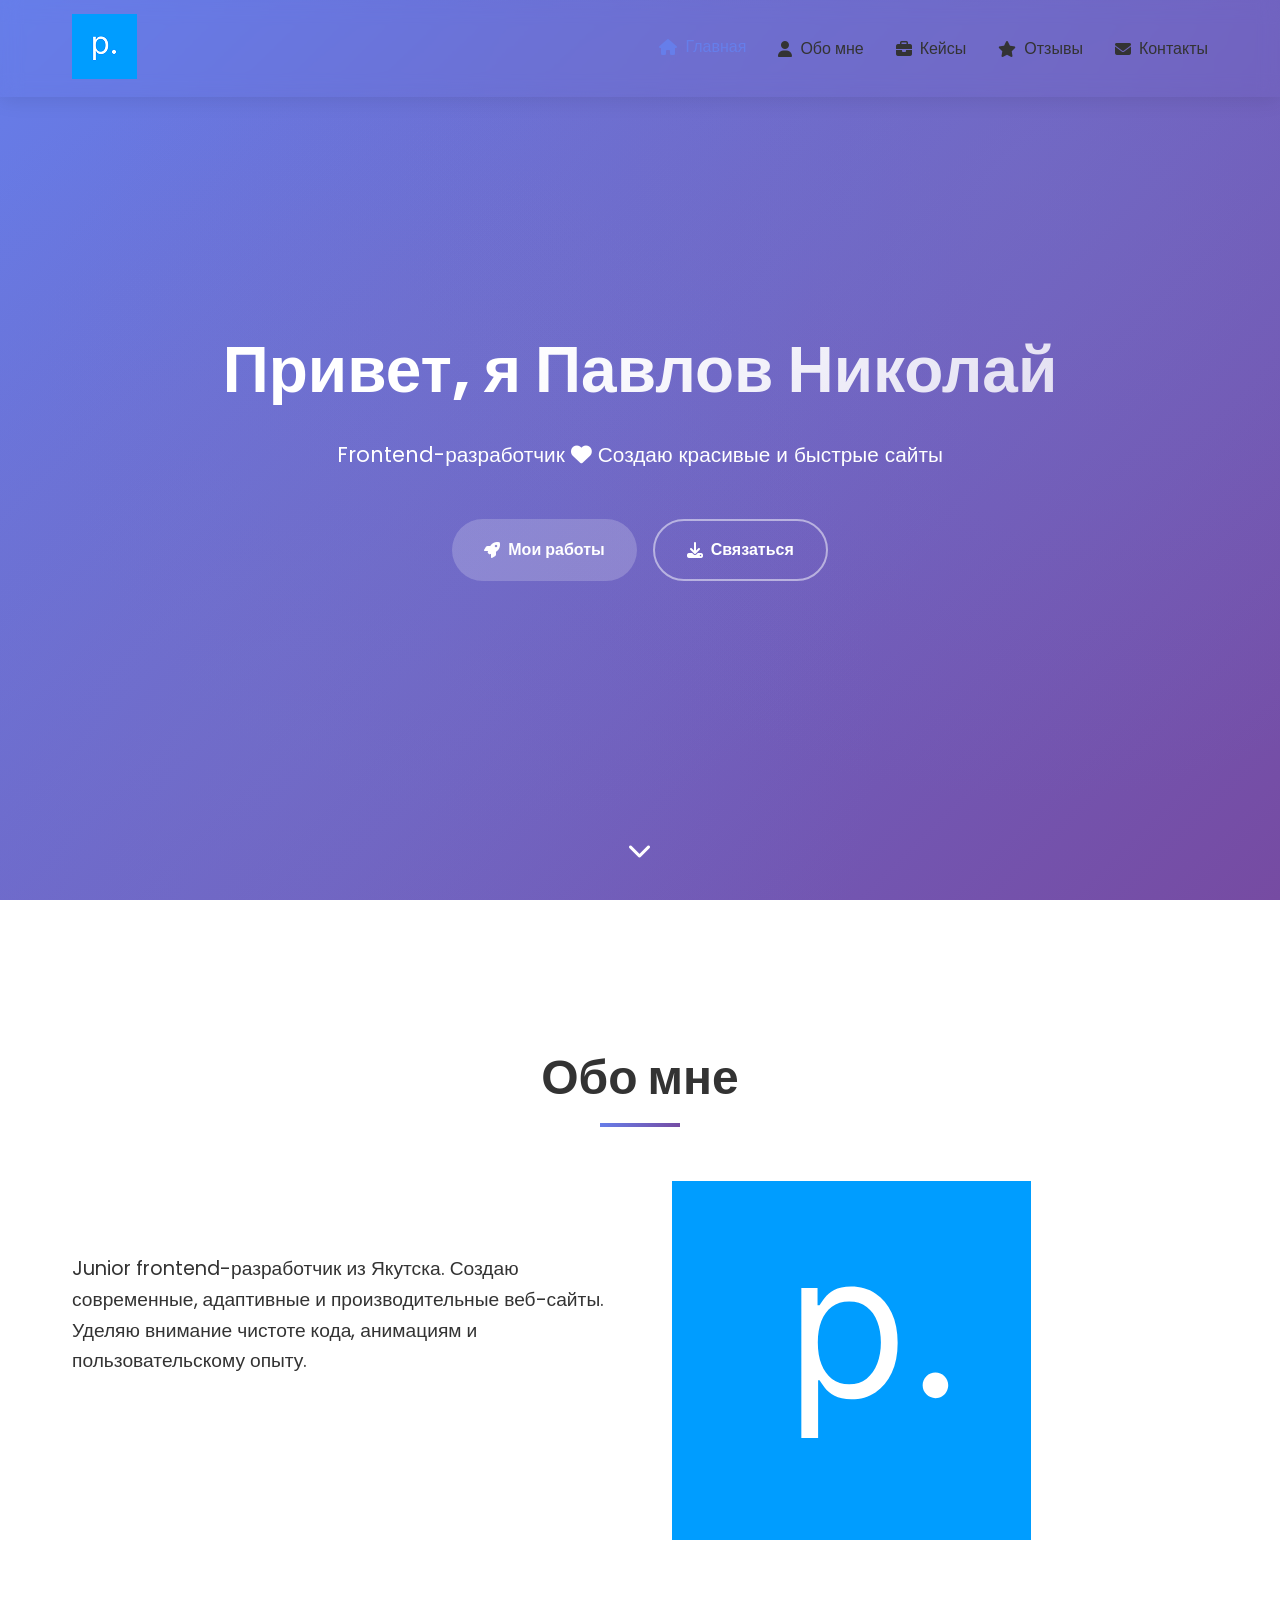
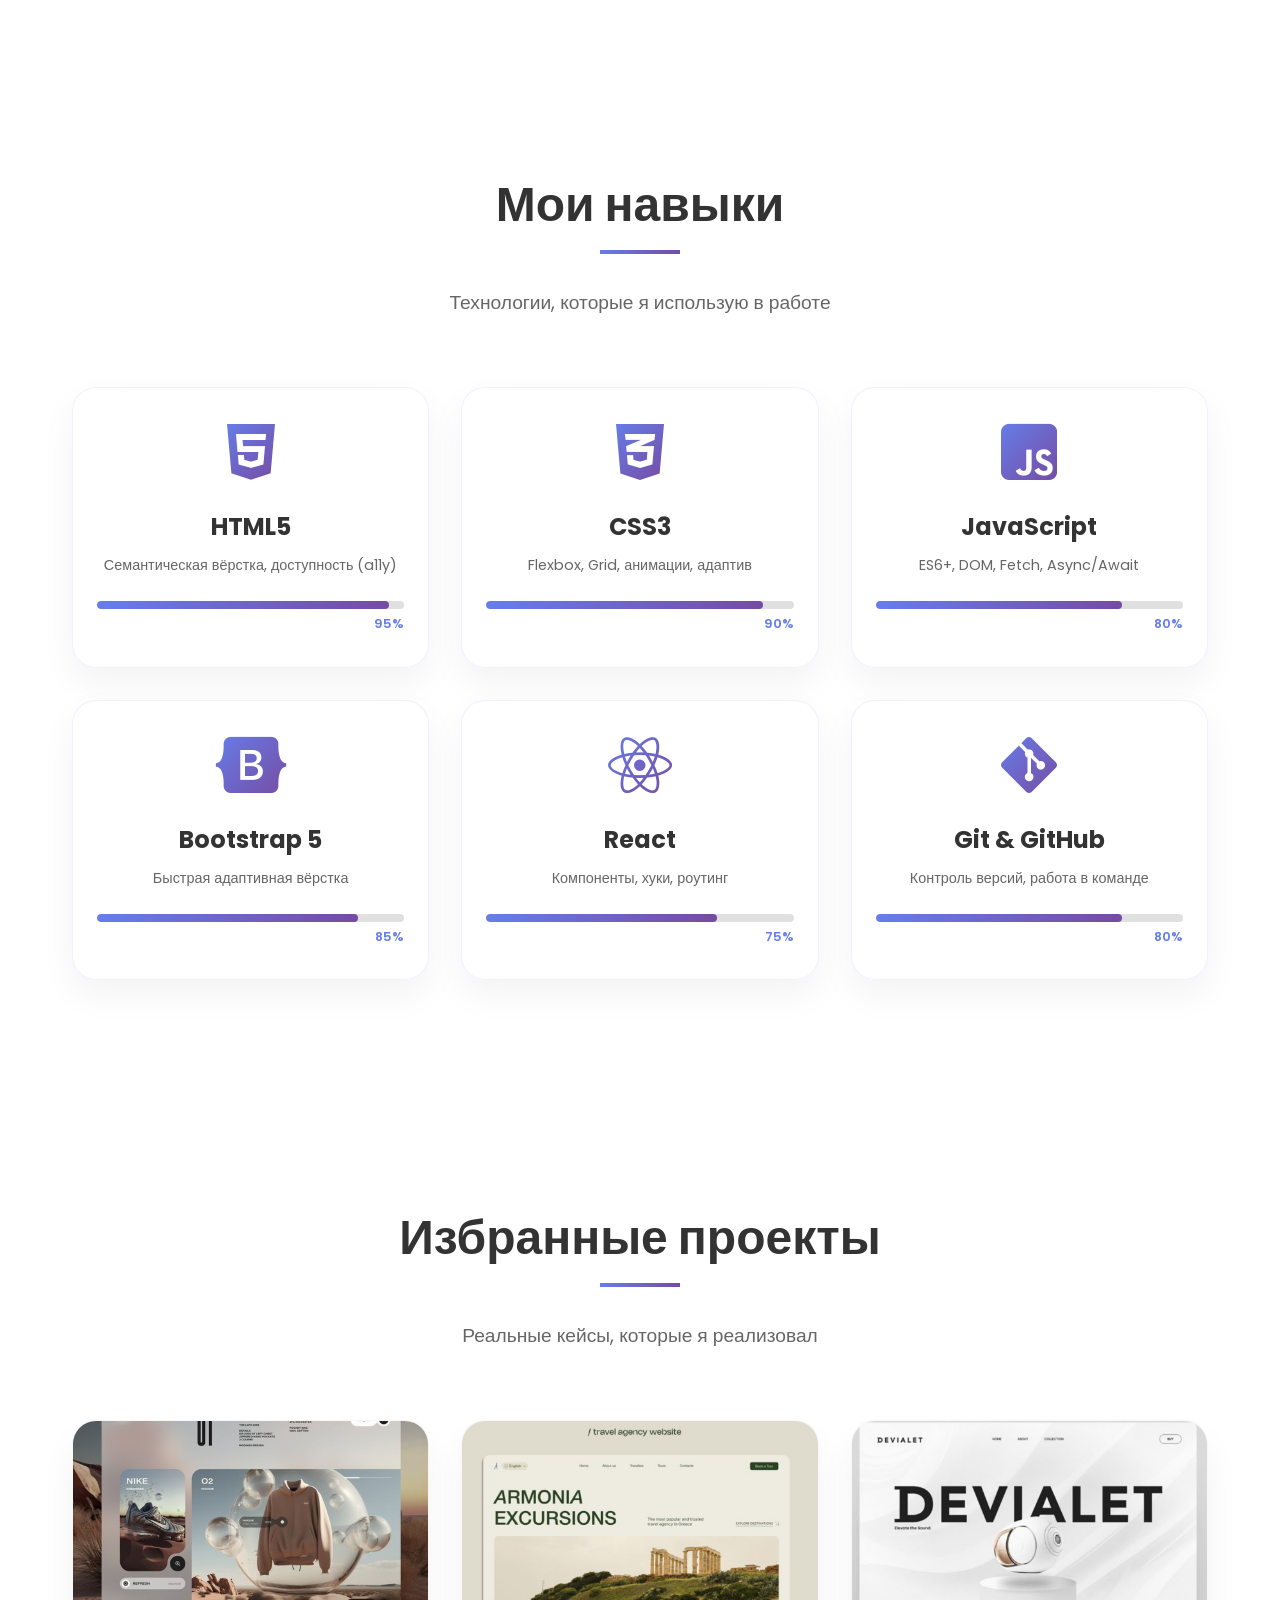
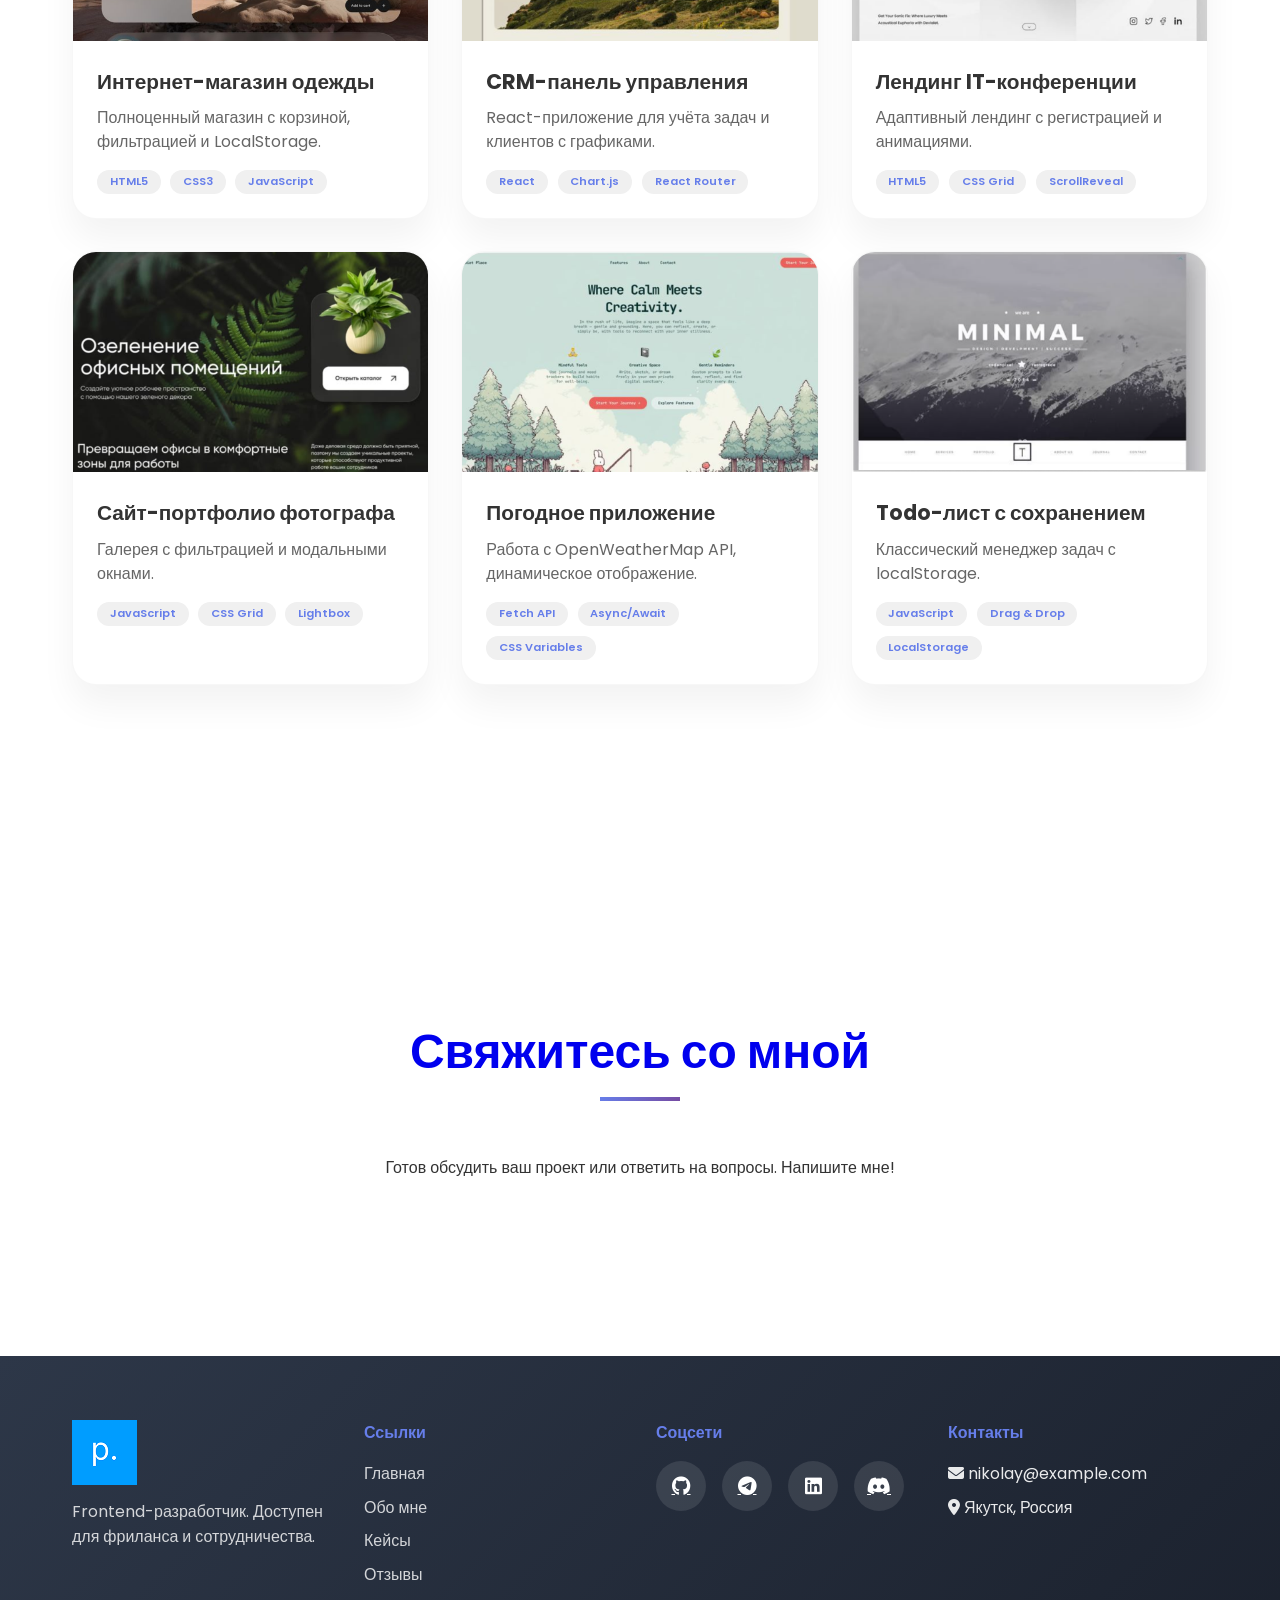
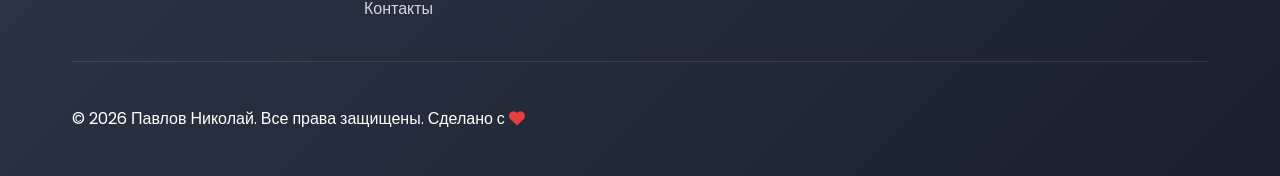
<file: index.html>
<!DOCTYPE html>
<html lang="ru">
<head>
    <meta charset="UTF-8">
    <meta name="viewport" content="width=device-width, initial-scale=1.0">
    <title>Павлов Николай | Веб-разработчик — портфолио</title>
    <link rel="stylesheet" href="https://fonts.googleapis.com/css2?family=Poppins:wght@300;400;600;700&display=swap">
    <link rel="stylesheet" href="https://cdnjs.cloudflare.com/ajax/libs/font-awesome/6.4.0/css/all.min.css">
    <link rel="stylesheet" href="style.css">
</head>
<body>
    <div id="loader"><div class="spinner"></div></div>

    <header>
        <nav>
           <a href="index.html" class="logo">
    <img src="Logo.png" alt="Логотип">
           </a>
            <ul>
                <li><a href="index.html" class="active"><i class="fas fa-home"></i> Главная</a></li>
                <li><a href="about.html"><i class="fas fa-user"></i> Обо мне</a></li>
                <li><a href="cases.html"><i class="fas fa-briefcase"></i> Кейсы</a></li>
                <li><a href="reviews.html"><i class="fas fa-star"></i> Отзывы</a></li>
                <li><a href="contact.html"><i class="fas fa-envelope"></i> Контакты</a></li>
            </ul>
            <div class="hamburger"><span></span><span></span><span></span></div>
        </nav>
    </header>

    <main>
        <section id="hero">
            <div class="particles"></div>
            <div class="hero-content">
                <h1><span class="typing"></span> <span class="gradient-text">Павлов Николай</span></h1>
                <p class="subtitle">Frontend-разработчик <i class="fas fa-heart"></i> Создаю красивые и быстрые сайты</p>
                <div class="hero-buttons">
                    <a href="cases.html" class="btn btn-primary"><i class="fas fa-rocket"></i> Мои работы</a>
                    <a href="contact.html" class="btn btn-secondary"><i class="fas fa-download"></i> Связаться</a>
                </div>
            </div>
            <div class="scroll-indicator"><i class="fas fa-chevron-down"></i></div>
        </section>

        <section id="about" class="page-section">
            <div class="container">
                <h2 class="section-title">Обо мне</h2>
                <div class="about-content">
                    <div class="about-text">
                        <p>Junior frontend-разработчик из Якутска. Создаю современные, адаптивные и производительные веб-сайты. 
                            Уделяю внимание чистоте кода, анимациям и пользовательскому опыту.</p>
                        <a href="about.html" class="btn btn-primary" style="margin-top: 1rem; display: inline-block;">Подробнее <i class="fas fa-arrow-right"></i></a>
                    </div>
                    	<div class="about-image">
    				<img src="facelogo.svg" alt="Павлов Николай" class="about-photo">
			</div>
                </div>
            </div>
        </section>

        <section id="skills" class="page-section">
            <div class="container">
                <h2 class="section-title">Мои навыки</h2>
                <p class="section-subtitle">Технологии, которые я использую в работе</p>
                <div class="skills-grid">
                    <div class="skill-card" data-skill="95">
                        <div class="skill-icon"><i class="fab fa-html5"></i></div>
                        <h3>HTML5</h3>
                        <p>Семантическая вёрстка, доступность (a11y)</p>
                        <div class="skill-bar"><div class="skill-progress"></div></div>
                        <span class="skill-percent">95%</span>
                    </div>
                    <div class="skill-card" data-skill="90">
                        <div class="skill-icon"><i class="fab fa-css3-alt"></i></div>
                        <h3>CSS3</h3>
                        <p>Flexbox, Grid, анимации, адаптив</p>
                        <div class="skill-bar"><div class="skill-progress"></div></div>
                        <span class="skill-percent">90%</span>
                    </div>
                    <div class="skill-card" data-skill="80">
                        <div class="skill-icon"><i class="fab fa-js-square"></i></div>
                        <h3>JavaScript</h3>
                        <p>ES6+, DOM, Fetch, Async/Await</p>
                        <div class="skill-bar"><div class="skill-progress"></div></div>
                        <span class="skill-percent">80%</span>
                    </div>
                    <div class="skill-card" data-skill="85">
                        <div class="skill-icon"><i class="fab fa-bootstrap"></i></div>
                        <h3>Bootstrap 5</h3>
                        <p>Быстрая адаптивная вёрстка</p>
                        <div class="skill-bar"><div class="skill-progress"></div></div>
                        <span class="skill-percent">85%</span>
                    </div>
                    <div class="skill-card" data-skill="75">
                        <div class="skill-icon"><i class="fab fa-react"></i></div>
                        <h3>React</h3>
                        <p>Компоненты, хуки, роутинг</p>
                        <div class="skill-bar"><div class="skill-progress"></div></div>
                        <span class="skill-percent">75%</span>
                    </div>
                    <div class="skill-card" data-skill="80">
                        <div class="skill-icon"><i class="fab fa-git-alt"></i></div>
                        <h3>Git & GitHub</h3>
                        <p>Контроль версий, работа в команде</p>
                        <div class="skill-bar"><div class="skill-progress"></div></div>
                        <span class="skill-percent">80%</span>
                    </div>
                </div>
            </div>
        </section>

        <section id="projects" class="page-section">
            <div class="container">
                <h2 class="section-title">Избранные проекты</h2>
                <p class="section-subtitle">Реальные кейсы, которые я реализовал</p>
                <div class="projects-grid">
                    <div class="project-card">
                        <div class="project-image">
                            <img src="stcok1.png" alt="Интернет-магазин">
                            <div class="project-overlay">
                                <div class="project-links">
                                    <a href="#" class="link"><i class="fab fa-github"></i></a>
                                    <a href="#" class="link"><i class="fas fa-external-link-alt"></i></a>
                                </div>
                            </div>
                        </div>
                        <div class="project-info">
                            <h3>Интернет-магазин одежды</h3>
                            <p>Полноценный магазин с корзиной, фильтрацией и LocalStorage.</p>
                            <div class="project-tech"><span>HTML5</span><span>CSS3</span><span>JavaScript</span></div>
                        </div>
                    </div>
                    <div class="project-card">
                        <div class="project-image">
                            <img src="stcok2.png" alt="CRM панель">
                            <div class="project-overlay">
                                <div class="project-links">
                                    <a href="#" class="link"><i class="fas fa-external-link-alt"></i></a>
                                    <a href="#" class="link"><i class="fab fa-github"></i></a>
                                </div>
                            </div>
                        </div>
                        <div class="project-info">
                            <h3>CRM-панель управления</h3>
                            <p>React-приложение для учёта задач и клиентов с графиками.</p>
                            <div class="project-tech"><span>React</span><span>Chart.js</span><span>React Router</span></div>
                        </div>
                    </div>
                    <div class="project-card">
                        <div class="project-image">
                            <img src="stcok3.png" alt="Лендинг">
                            <div class="project-overlay">
                                <div class="project-links">
                                    <a href="#" class="link"><i class="fab fa-github"></i></a>
                                    <a href="#" class="link"><i class="fas fa-external-link-alt"></i></a>
                                </div>
                            </div>
                        </div>
                        <div class="project-info">
                            <h3>Лендинг IT-конференции</h3>
                            <p>Адаптивный лендинг с регистрацией и анимациями.</p>
                            <div class="project-tech"><span>HTML5</span><span>CSS Grid</span><span>ScrollReveal</span></div>
                        </div>
                    </div>
                    <div class="project-card">
                        <div class="project-image">
                            <img src="stcok4.png" alt="Портфолио фотографа">
                            <div class="project-overlay">
                                <div class="project-links">
                                    <a href="#" class="link"><i class="fab fa-github"></i></a>
                                    <a href="#" class="link"><i class="fas fa-external-link-alt"></i></a>
                                </div>
                            </div>
                        </div>
                        <div class="project-info">
                            <h3>Сайт-портфолио фотографа</h3>
                            <p>Галерея с фильтрацией и модальными окнами.</p>
                            <div class="project-tech"><span>JavaScript</span><span>CSS Grid</span><span>Lightbox</span></div>
                        </div>
                    </div>
                    <div class="project-card">
                        <div class="project-image">
                            <img src="stcok5.png" alt="Погодное приложение">
                            <div class="project-overlay">
                                <div class="project-links">
                                    <a href="#" class="link"><i class="fab fa-github"></i></a>
                                    <a href="#" class="link"><i class="fas fa-external-link-alt"></i></a>
                                </div>
                            </div>
                        </div>
                        <div class="project-info">
                            <h3>Погодное приложение</h3>
                            <p>Работа с OpenWeatherMap API, динамическое отображение.</p>
                            <div class="project-tech"><span>Fetch API</span><span>Async/Await</span><span>CSS Variables</span></div>
                        </div>
                    </div>
                    <div class="project-card">
                        <div class="project-image">
                            <img src="stcok6.png" alt="Todo лист">
                            <div class="project-overlay">
                                <div class="project-links">
                                    <a href="#" class="link"><i class="fab fa-github"></i></a>
                                    <a href="#" class="link"><i class="fas fa-external-link-alt"></i></a>
                                </div>
                            </div>
                        </div>
                        <div class="project-info">
                            <h3>Todo-лист с сохранением</h3>
                            <p>Классический менеджер задач с localStorage.</p>
                            <div class="project-tech"><span>JavaScript</span><span>Drag & Drop</span><span>LocalStorage</span></div>
                        </div>
                    </div>
                </div>
                <div class="projects-cta">
                    <a href="cases.html" class="btn btn-primary">Смотреть все проекты <i class="fas fa-arrow-right"></i></a>
                    <!-- ДОПОЛНИТЕЛЬНАЯ КНОПКА НА КОНТАКТЫ -->
                    <a href="contact.html" class="btn btn-secondary" style="margin-left: 1rem;"><i class="fas fa-envelope"></i> Написать мне</a>
                </div>
            </div>
        </section>

        <section id="contact" class="page-section">
            <div class="container">
                <a href="contact.html" style="text-decoration: none; display: block;">
                <h2 class="section-title">Свяжитесь со мной</h2>
                </a>
                <div style="max-width: 600px; margin: 0 auto; text-align: center;">
                    <p style="margin-bottom: 2rem;">Готов обсудить ваш проект или ответить на вопросы. Напишите мне!</p>
                    <a href="contact.html" class="btn btn-primary btn-large"><i class="fas fa-paper-plane"></i> Перейти в контакты</a>
                </div>
            </div>
        </section>
    </main>

    <footer id="footer">
        <div class="container">
            <div class="footer-content">
                <div class="footer-brand">
                     <a href="index.html" class="logo">
    <img src="Logo.png" alt="Логотип">
           </a>
                    <p>Frontend-разработчик. Доступен для фриланса и сотрудничества.</p>
                </div>
                <div class="footer-links">
                    <h4>Ссылки</h4>
                    <ul>
                        <li><a href="index.html">Главная</a></li>
                        <li><a href="about.html">Обо мне</a></li>
                        <li><a href="cases.html">Кейсы</a></li>
                        <li><a href="reviews.html">Отзывы</a></li>
                        <li><a href="contact.html">Контакты</a></li>
                    </ul>
                </div>
                <div class="footer-social">
                    <h4>Соцсети</h4>
                    <div class="social-links">
                        <a href="#"><i class="fab fa-github"></i></a>
                        <a href="#"><i class="fab fa-telegram"></i></a>
                        <a href="#"><i class="fab fa-linkedin"></i></a>
                        <a href="#"><i class="fab fa-discord"></i></a>
                    </div>
                </div>
                <div class="footer-contact">
                    <h4>Контакты</h4>
                    <p><i class="fas fa-envelope"></i> nikolay@example.com</p>
                    <p><i class="fas fa-map-marker-alt"></i> Якутск, Россия</p>
                </div>
            </div>
            <div class="footer-bottom">
                <p>&copy; 2026 Павлов Николай. Все права защищены. Сделано с <i class="fas fa-heart" style="color: #e53e3e;"></i></p>
                <button id="backToTop" class="btn-backtotop"><i class="fas fa-arrow-up"></i></button>
            </div>
        </div>
    </footer>

    <script src="script.js"></script>
</body>
</html>
</file>
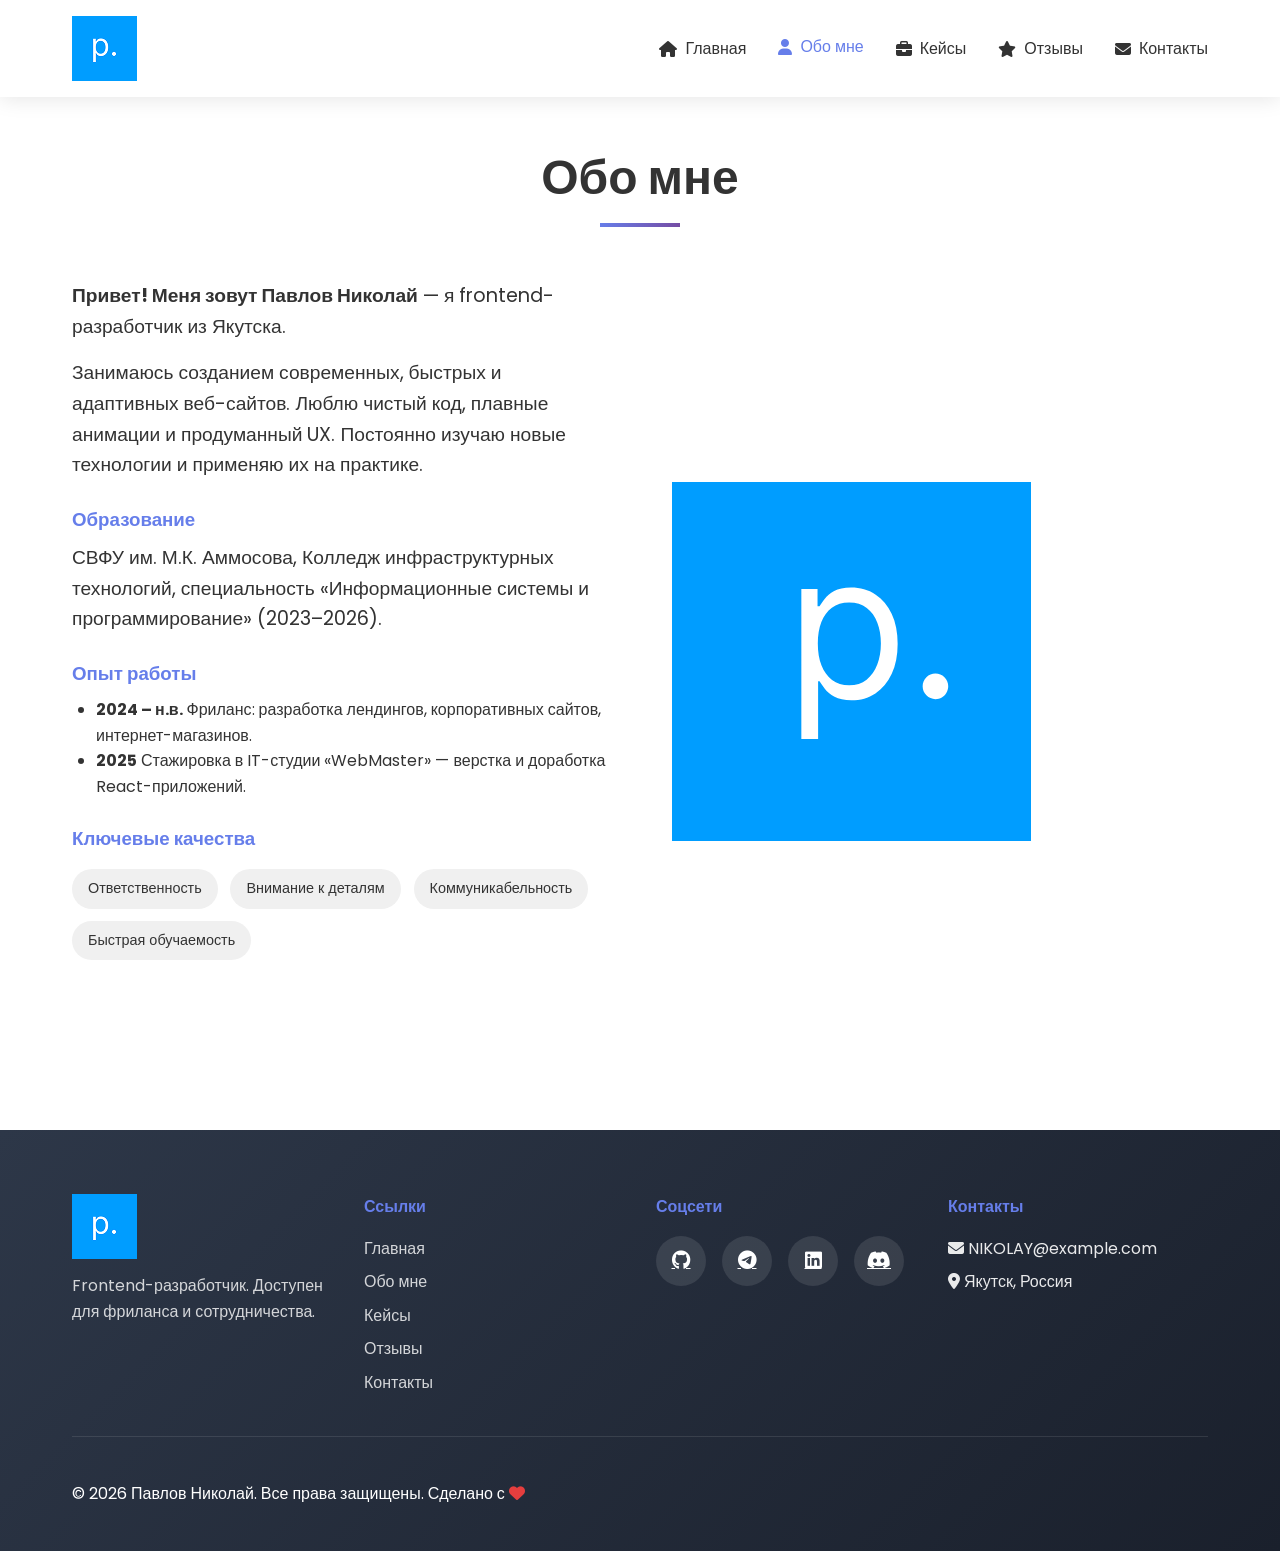
<file: about.html>
<!DOCTYPE html>
<html lang="ru">
<head>
    <meta charset="UTF-8">
    <meta name="viewport" content="width=device-width, initial-scale=1.0">
    <title>Обо мне | Павлов Николай — Веб-разработчик</title>
    <link rel="stylesheet" href="https://fonts.googleapis.com/css2?family=Poppins:wght@300;400;600;700&display=swap">
    <link rel="stylesheet" href="https://cdnjs.cloudflare.com/ajax/libs/font-awesome/6.4.0/css/all.min.css">
    <link rel="stylesheet" href="style.css">
</head>
<body>
    <div id="loader"><div class="spinner"></div></div>

    <header>
        <nav>
            <a href="index.html" class="logo">
    <img src="Logo.png" alt="Логотип">
           </a>
            <ul>
                <li><a href="index.html"><i class="fas fa-home"></i> Главная</a></li>
                <li><a href="about.html" class="active"><i class="fas fa-user"></i> Обо мне</a></li>
                <li><a href="cases.html"><i class="fas fa-briefcase"></i> Кейсы</a></li>
                <li><a href="reviews.html"><i class="fas fa-star"></i> Отзывы</a></li>
                <li><a href="contact.html"><i class="fas fa-envelope"></i> Контакты</a></li>
            </ul>
            <div class="hamburger"><span></span><span></span><span></span></div>
        </nav>
    </header>

    <main>
        <section id="about-page" class="page-section">
            <div class="container">
                <h1 class="section-title">Обо мне</h1>
                <div class="about-content">
                    <div class="about-text">
                        <p><strong>Привет! Меня зовут Павлов Николай</strong> — я frontend-разработчик из Якутска.</p>
                        <p>Занимаюсь созданием современных, быстрых и адаптивных веб-сайтов. Люблю чистый код, плавные анимации и продуманный UX. Постоянно изучаю новые технологии и применяю их на практике.</p>
                        <h3>Образование</h3>
                        <p>СВФУ им. М.К. Аммосова, Колледж инфраструктурных технологий, специальность «Информационные системы и программирование» (2023–2026).</p>
                        <h3>Опыт работы</h3>
                        <ul>
                            <li><strong>2024 – н.в.</strong> Фриланс: разработка лендингов, корпоративных сайтов, интернет-магазинов.</li>
                            <li><strong>2025</strong> Стажировка в IT-студии «WebMaster» — верстка и доработка React-приложений.</li>
                        </ul>
                        <h3>Ключевые качества</h3>
                        <div class="qualities">
                            <span>Ответственность</span>
                            <span>Внимание к деталям</span>
                            <span>Коммуникабельность</span>
                            <span>Быстрая обучаемость</span>
                        </div>
                        <a href="resume.pdf" class="btn btn-primary" download><i class="fas fa-download"></i> Скачать резюме (PDF)</a>
                    </div>
                    <div class="about-image">
                        <div class="about-image">
    				<img src="facelogo.svg" alt="Павлов Николай" class="about-photo">
			</div>
                    </div>
                </div>
            </div>
        </section>
    </main>

    <footer id="footer">
        <div class="container">
            <div class="footer-content">
                <div class="footer-brand">
                     <a href="index.html" class="logo">
    <img src="Logo.png" alt="Логотип">
           </a>
                    <p>Frontend-разработчик. Доступен для фриланса и сотрудничества.</p>
                </div>
                <div class="footer-links">
                    <h4>Ссылки</h4>
                    <ul>
                        <li><a href="index.html">Главная</a></li>
                        <li><a href="about.html">Обо мне</a></li>
                        <li><a href="cases.html">Кейсы</a></li>
                        <li><a href="reviews.html">Отзывы</a></li>
                        <li><a href="contact.html">Контакты</a></li>
                    </ul>
                </div>
                <div class="footer-social">
                    <h4>Соцсети</h4>
                    <div class="social-links">
                        <a href="#" aria-label="GitHub"><i class="fab fa-github"></i></a>
                        <a href="#" aria-label="Telegram"><i class="fab fa-telegram"></i></a>
                        <a href="#" aria-label="LinkedIn"><i class="fab fa-linkedin"></i></a>
                        <a href="#" aria-label="Discord"><i class="fab fa-discord"></i></a>
                    </div>
                </div>
                <div class="footer-contact">
                    <h4>Контакты</h4>
                    <p><i class="fas fa-envelope"></i> NIKOLAY@example.com</p>
                    <p><i class="fas fa-map-marker-alt"></i> Якутск, Россия</p>
                </div>
            </div>
            <div class="footer-bottom">
                <p>&copy; 2026 Павлов Николай. Все права защищены. Сделано с <i class="fas fa-heart" style="color: #e53e3e;"></i></p>
                <button id="backToTop" class="btn-backtotop"><i class="fas fa-arrow-up"></i></button>
            </div>
        </div>
    </footer>

    <script src="script.js"></script>
</body>
</html>
</file>
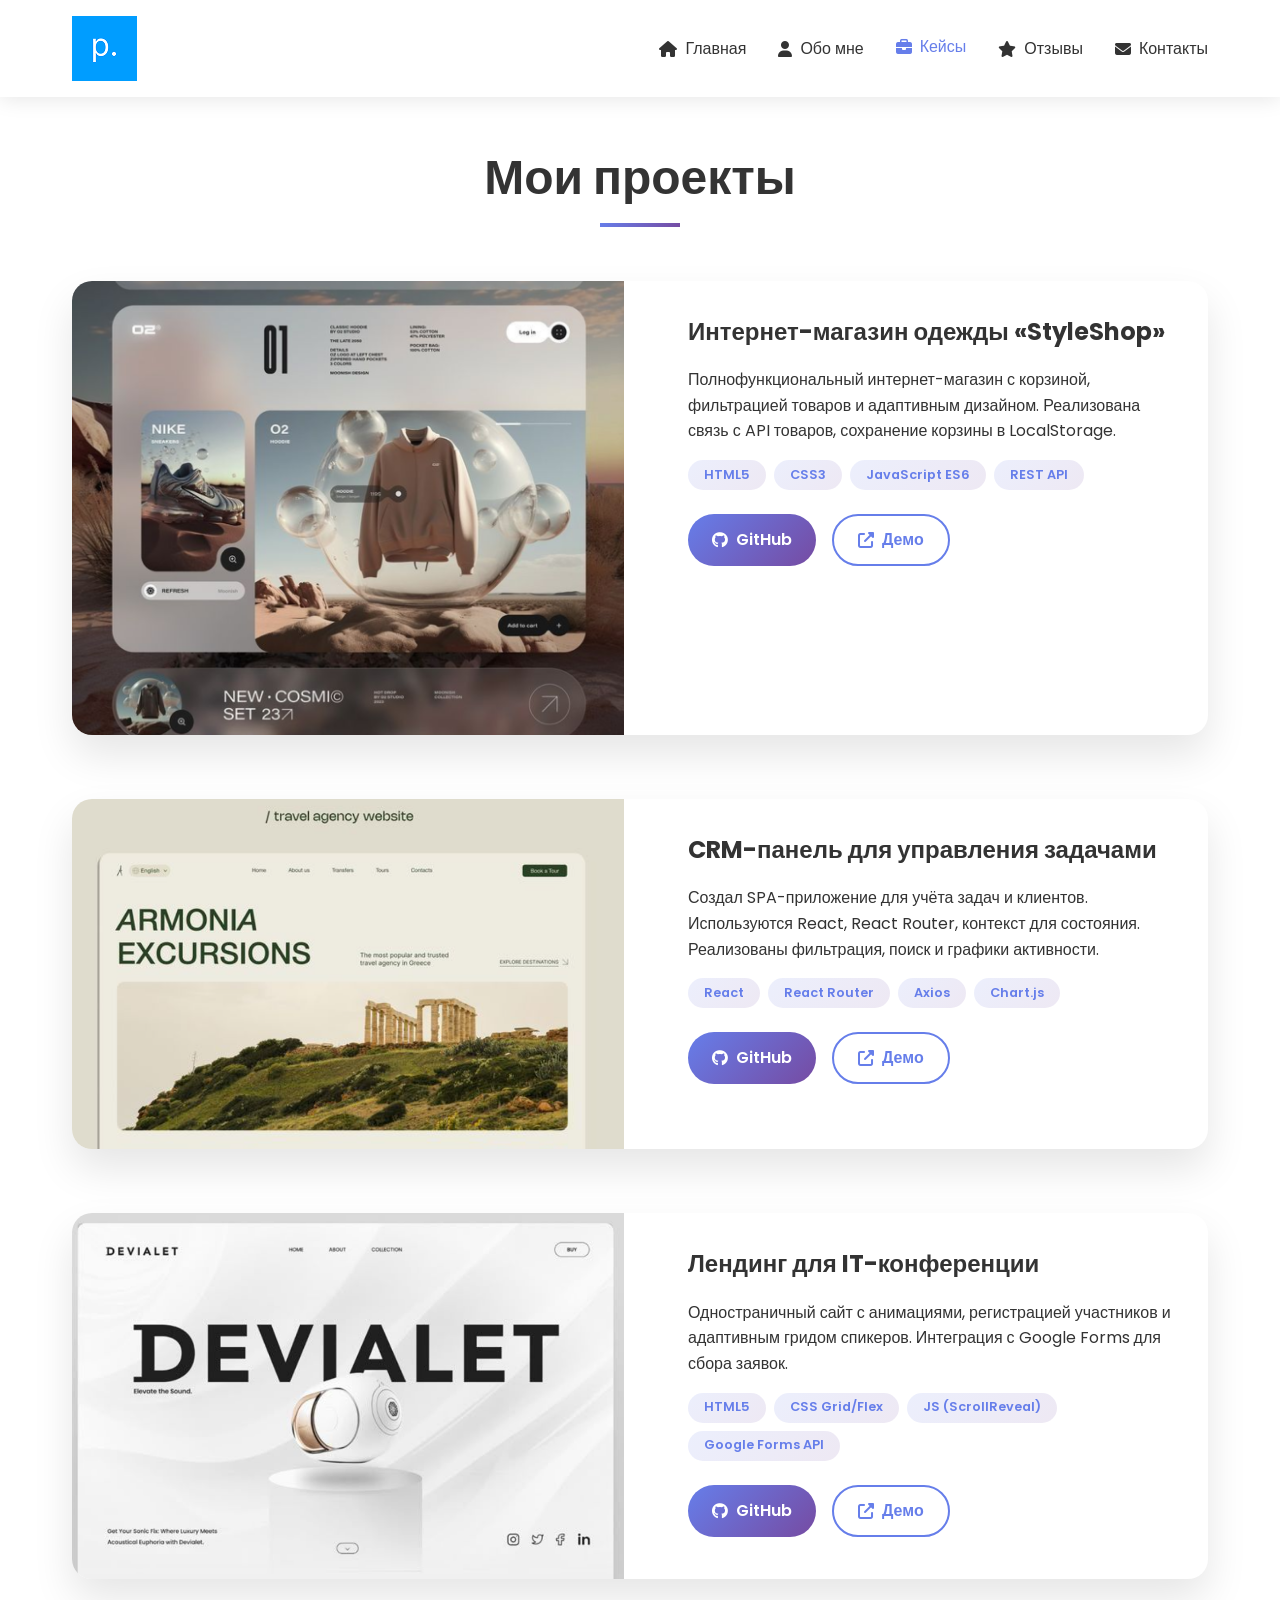
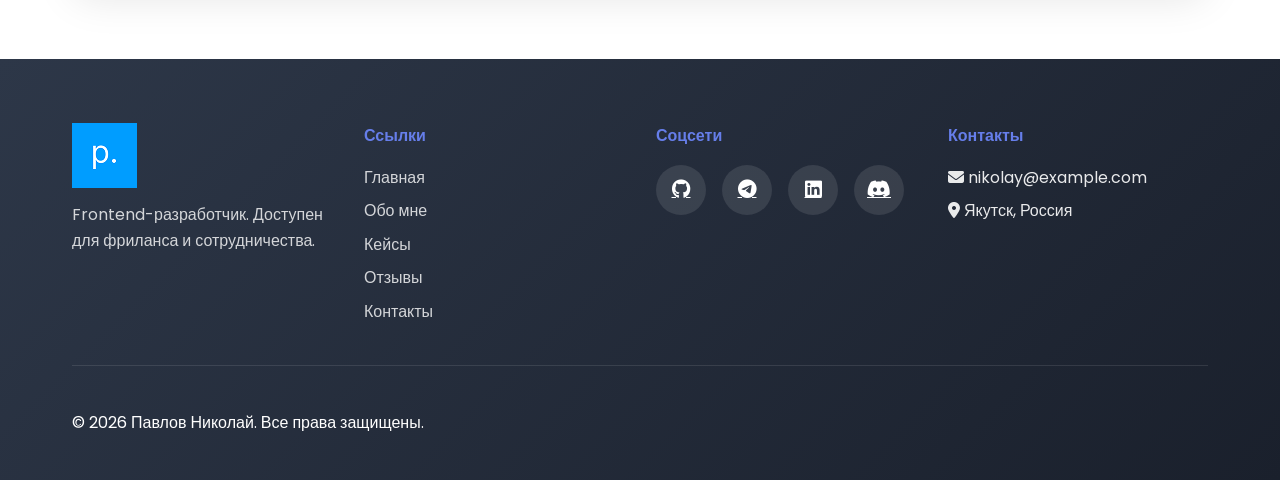
<file: cases.html>
<!DOCTYPE html>
<html lang="ru">
<head>
    <meta charset="UTF-8">
    <meta name="viewport" content="width=device-width, initial-scale=1.0">
    <title>Кейсы | Проекты Павлов Николай</title>
    <link rel="stylesheet" href="https://fonts.googleapis.com/css2?family=Poppins:wght@300;400;600;700&display=swap">
    <link rel="stylesheet" href="https://cdnjs.cloudflare.com/ajax/libs/font-awesome/6.4.0/css/all.min.css">
    <link rel="stylesheet" href="style.css">
</head>
<body>
    <div id="loader"><div class="spinner"></div></div>

    <header>
        <nav>
            <a href="index.html" class="logo">
    <img src="Logo.png" alt="Логотип">
           </a>
            <ul>
                <li><a href="index.html"><i class="fas fa-home"></i> Главная</a></li>
                <li><a href="about.html"><i class="fas fa-user"></i> Обо мне</a></li>
                <li><a href="cases.html" class="active"><i class="fas fa-briefcase"></i> Кейсы</a></li>
                <li><a href="reviews.html"><i class="fas fa-star"></i> Отзывы</a></li>
                <li><a href="contact.html"><i class="fas fa-envelope"></i> Контакты</a></li>
            </ul>
            <div class="hamburger"><span></span><span></span><span></span></div>
        </nav>
    </header>

    <main>
        <section id="cases-page" class="page-section">
            <div class="container">
                <h1 class="section-title">Мои проекты</h1>
                <div class="cases-grid">
                    <!-- Кейс 1 -->
                    <div class="case-card">
                        <div class="case-image">
                            <img src="stcok1.png" alt="Проект интернет-магазин">
                        </div>
                        <div class="case-info">
                            <h2>Интернет-магазин одежды «StyleShop»</h2>
                            <p>Полнофункциональный интернет-магазин с корзиной, фильтрацией товаров и адаптивным дизайном. Реализована связь с API товаров, сохранение корзины в LocalStorage.</p>
                            <div class="tech-stack">
                                <span>HTML5</span><span>CSS3</span><span>JavaScript ES6</span><span>REST API</span>
                            </div>
                            <div class="case-links">
                                <a href="#" class="btn btn-primary"><i class="fab fa-github"></i> GitHub</a>
                                <a href="#" class="btn btn-secondary"><i class="fas fa-external-link-alt"></i> Демо</a>
                            </div>
                        </div>
                    </div>
                    <!-- Кейс 2 -->
                    <div class="case-card">
                        <div class="case-image">
                            <img src="stcok2.png" alt="CRM-система">
                        </div>
                        <div class="case-info">
                            <h2>CRM-панель для управления задачами</h2>
                            <p>Создал SPA-приложение для учёта задач и клиентов. Используются React, React Router, контекст для состояния. Реализованы фильтрация, поиск и графики активности.</p>
                            <div class="tech-stack">
                                <span>React</span><span>React Router</span><span>Axios</span><span>Chart.js</span>
                            </div>
                            <div class="case-links">
                                <a href="#" class="btn btn-primary"><i class="fab fa-github"></i> GitHub</a>
                                <a href="#" class="btn btn-secondary"><i class="fas fa-external-link-alt"></i> Демо</a>
                            </div>
                        </div>
                    </div>
                    <!-- Кейс 3 -->
                    <div class="case-card">
                        <div class="case-image">
                            <img src="stcok3.png" alt="Лендинг">
                        </div>
                        <div class="case-info">
                            <h2>Лендинг для IT-конференции</h2>
                            <p>Одностраничный сайт с анимациями, регистрацией участников и адаптивным гридом спикеров. Интеграция с Google Forms для сбора заявок.</p>
                            <div class="tech-stack">
                                <span>HTML5</span><span>CSS Grid/Flex</span><span>JS (ScrollReveal)</span><span>Google Forms API</span>
                            </div>
                            <div class="case-links">
                                <a href="#" class="btn btn-primary"><i class="fab fa-github"></i> GitHub</a>
                                <a href="#" class="btn btn-secondary"><i class="fas fa-external-link-alt"></i> Демо</a>
                            </div>
                        </div>
                    </div>
                </div>
            </div>
        </section>
    </main>

    <footer id="footer">
        <div class="container">
            <div class="footer-content">
                <div class="footer-brand">
                     <a href="index.html" class="logo">
    <img src="Logo.png" alt="Логотип">
           </a>
                    <p>Frontend-разработчик. Доступен для фриланса и сотрудничества.</p>
                </div>
                <div class="footer-links">
                    <h4>Ссылки</h4>
                    <ul>
                        <li><a href="index.html">Главная</a></li>
                        <li><a href="about.html">Обо мне</a></li>
                        <li><a href="cases.html">Кейсы</a></li>
                        <li><a href="reviews.html">Отзывы</a></li>
                        <li><a href="contact.html">Контакты</a></li>
                    </ul>
                </div>
                <div class="footer-social">
                    <h4>Соцсети</h4>
                    <div class="social-links">
                        <a href="#"><i class="fab fa-github"></i></a>
                        <a href="#"><i class="fab fa-telegram"></i></a>
                        <a href="#"><i class="fab fa-linkedin"></i></a>
                        <a href="#"><i class="fab fa-discord"></i></a>
                    </div>
                </div>
                <div class="footer-contact">
                    <h4>Контакты</h4>
                    <p><i class="fas fa-envelope"></i> nikolay@example.com</p>
                    <p><i class="fas fa-map-marker-alt"></i> Якутск, Россия</p>
                </div>
            </div>
            <div class="footer-bottom">
                <p>&copy; 2026 Павлов Николай. Все права защищены.</p>
                <button id="backToTop" class="btn-backtotop"><i class="fas fa-arrow-up"></i></button>
            </div>
        </div>
    </footer>

    <script src="script.js"></script>
</body>
</html>
</file>
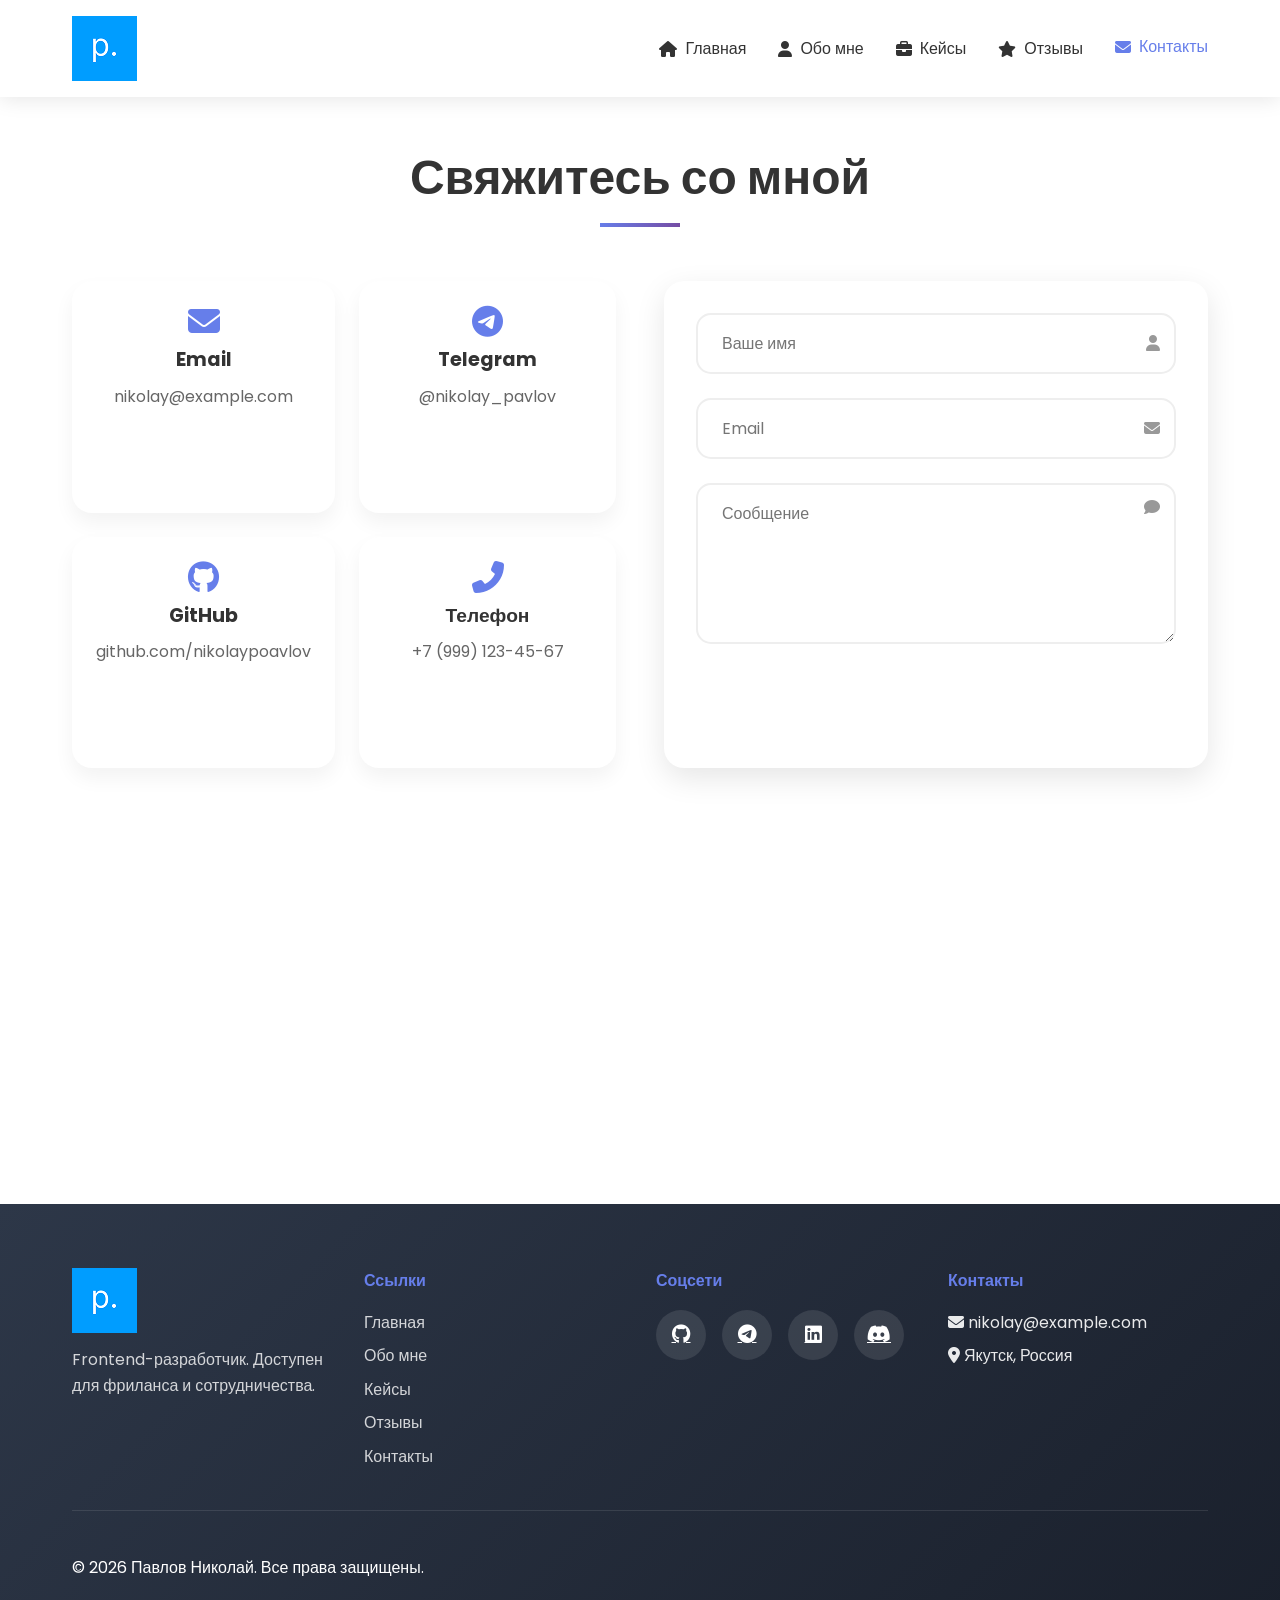
<file: contact.html>
<!DOCTYPE html>
<html lang="ru">
<head>
    <meta charset="UTF-8">
    <meta name="viewport" content="width=device-width, initial-scale=1.0">
    <title>Контакты | Павлов Николай — Веб-разработчик</title>
    <link rel="stylesheet" href="https://fonts.googleapis.com/css2?family=Poppins:wght@300;400;600;700&display=swap">
    <link rel="stylesheet" href="https://cdnjs.cloudflare.com/ajax/libs/font-awesome/6.4.0/css/all.min.css">
    <link rel="stylesheet" href="style.css">
</head>
<body>
    <div id="loader"><div class="spinner"></div></div>

    <header>
        <nav>
            <a href="index.html" class="logo">
    <img src="Logo.png" alt="Логотип">
           </a>
            <ul>
                <li><a href="index.html"><i class="fas fa-home"></i> Главная</a></li>
                <li><a href="about.html"><i class="fas fa-user"></i> Обо мне</a></li>
                <li><a href="cases.html"><i class="fas fa-briefcase"></i> Кейсы</a></li>
                <li><a href="reviews.html"><i class="fas fa-star"></i> Отзывы</a></li>
                <li><a href="contact.html" class="active"><i class="fas fa-envelope"></i> Контакты</a></li>
            </ul>
            <div class="hamburger"><span></span><span></span><span></span></div>
        </nav>
    </header>

    <main>
        <section id="contact-page" class="page-section">
            <div class="container">
                <h1 class="section-title">Свяжитесь со мной</h1>
                <div class="contact-wrapper">
                    <div class="contact-info">
                        <div class="info-card">
                            <i class="fas fa-envelope"></i>
                            <h3>Email</h3>
                            <p>nikolay@example.com</p>
                        </div>
                        <div class="info-card">
                            <i class="fab fa-telegram"></i>
                            <h3>Telegram</h3>
                            <p>@nikolay_pavlov</p>
                        </div>
                        <div class="info-card">
                            <i class="fab fa-github"></i>
                            <h3>GitHub</h3>
                            <p>github.com/nikolaypoavlov</p>
                        </div>
                        <div class="info-card">
                            <i class="fas fa-phone-alt"></i>
                            <h3>Телефон</h3>
                            <p>+7 (999) 123-45-67</p>
                        </div>
                    </div>
                    <form id="contactForm" class="contact-form">
                        <div class="form-group">
                            <input type="text" placeholder="Ваше имя" required>
                            <i class="fas fa-user"></i>
                        </div>
                        <div class="form-group">
                            <input type="email" placeholder="Email" required>
                            <i class="fas fa-envelope"></i>
                        </div>
                        <div class="form-group full">
                            <textarea placeholder="Сообщение" rows="5" required></textarea>
                            <i class="fas fa-comment"></i>
                        </div>
                        <button type="submit" class="btn btn-primary btn-large"><i class="fas fa-paper-plane"></i> Отправить</button>
                    </form>
                </div>
                <div class="map-container">
                    <iframe src="https://www.google.com/maps/embed?pb=!1m18!1m12!1m3!1d89366.25358513934!2d129.70478566182738!3d62.033730018576874!2m3!1f0!2f0!3f0!3m2!1i1024!2i768!4f13.1!3m3!1m2!1s0x5d6f4c5b6b8b8b8b%3A0x8b8b8b8b8b8b8b8b!2z0K_RitC60YLRgdC6!5e0!3m2!1sru!2sru!4v1647862345678!5m2!1sru!2sru" width="100%" height="300" style="border:0; border-radius: 20px;" allowfullscreen="" loading="lazy"></iframe>
                </div>
            </div>
        </section>
    </main>

    <footer id="footer">
        <div class="container">
            <div class="footer-content">
                <div class="footer-brand">
                     <a href="index.html" class="logo">
    <img src="Logo.png" alt="Логотип">
           </a>
                    <p>Frontend-разработчик. Доступен для фриланса и сотрудничества.</p>
                </div>
                <div class="footer-links">
                    <h4>Ссылки</h4>
                    <ul>
                        <li><a href="index.html">Главная</a></li>
                        <li><a href="about.html">Обо мне</a></li>
                        <li><a href="cases.html">Кейсы</a></li>
                        <li><a href="reviews.html">Отзывы</a></li>
                        <li><a href="contact.html">Контакты</a></li>
                    </ul>
                </div>
                <div class="footer-social">
                    <h4>Соцсети</h4>
                    <div class="social-links">
                        <a href="#"><i class="fab fa-github"></i></a>
                        <a href="#"><i class="fab fa-telegram"></i></a>
                        <a href="#"><i class="fab fa-linkedin"></i></a>
                        <a href="#"><i class="fab fa-discord"></i></a>
                    </div>
                </div>
                <div class="footer-contact">
                    <h4>Контакты</h4>
                    <p><i class="fas fa-envelope"></i> nikolay@example.com</p>
                    <p><i class="fas fa-map-marker-alt"></i> Якутск, Россия</p>
                </div>
            </div>
            <div class="footer-bottom">
                <p>&copy; 2026 Павлов Николай. Все права защищены.</p>
                <button id="backToTop" class="btn-backtotop"><i class="fas fa-arrow-up"></i></button>
            </div>
        </div>
    </footer>

    <script src="script.js"></script>
</body>
</html>
</file>
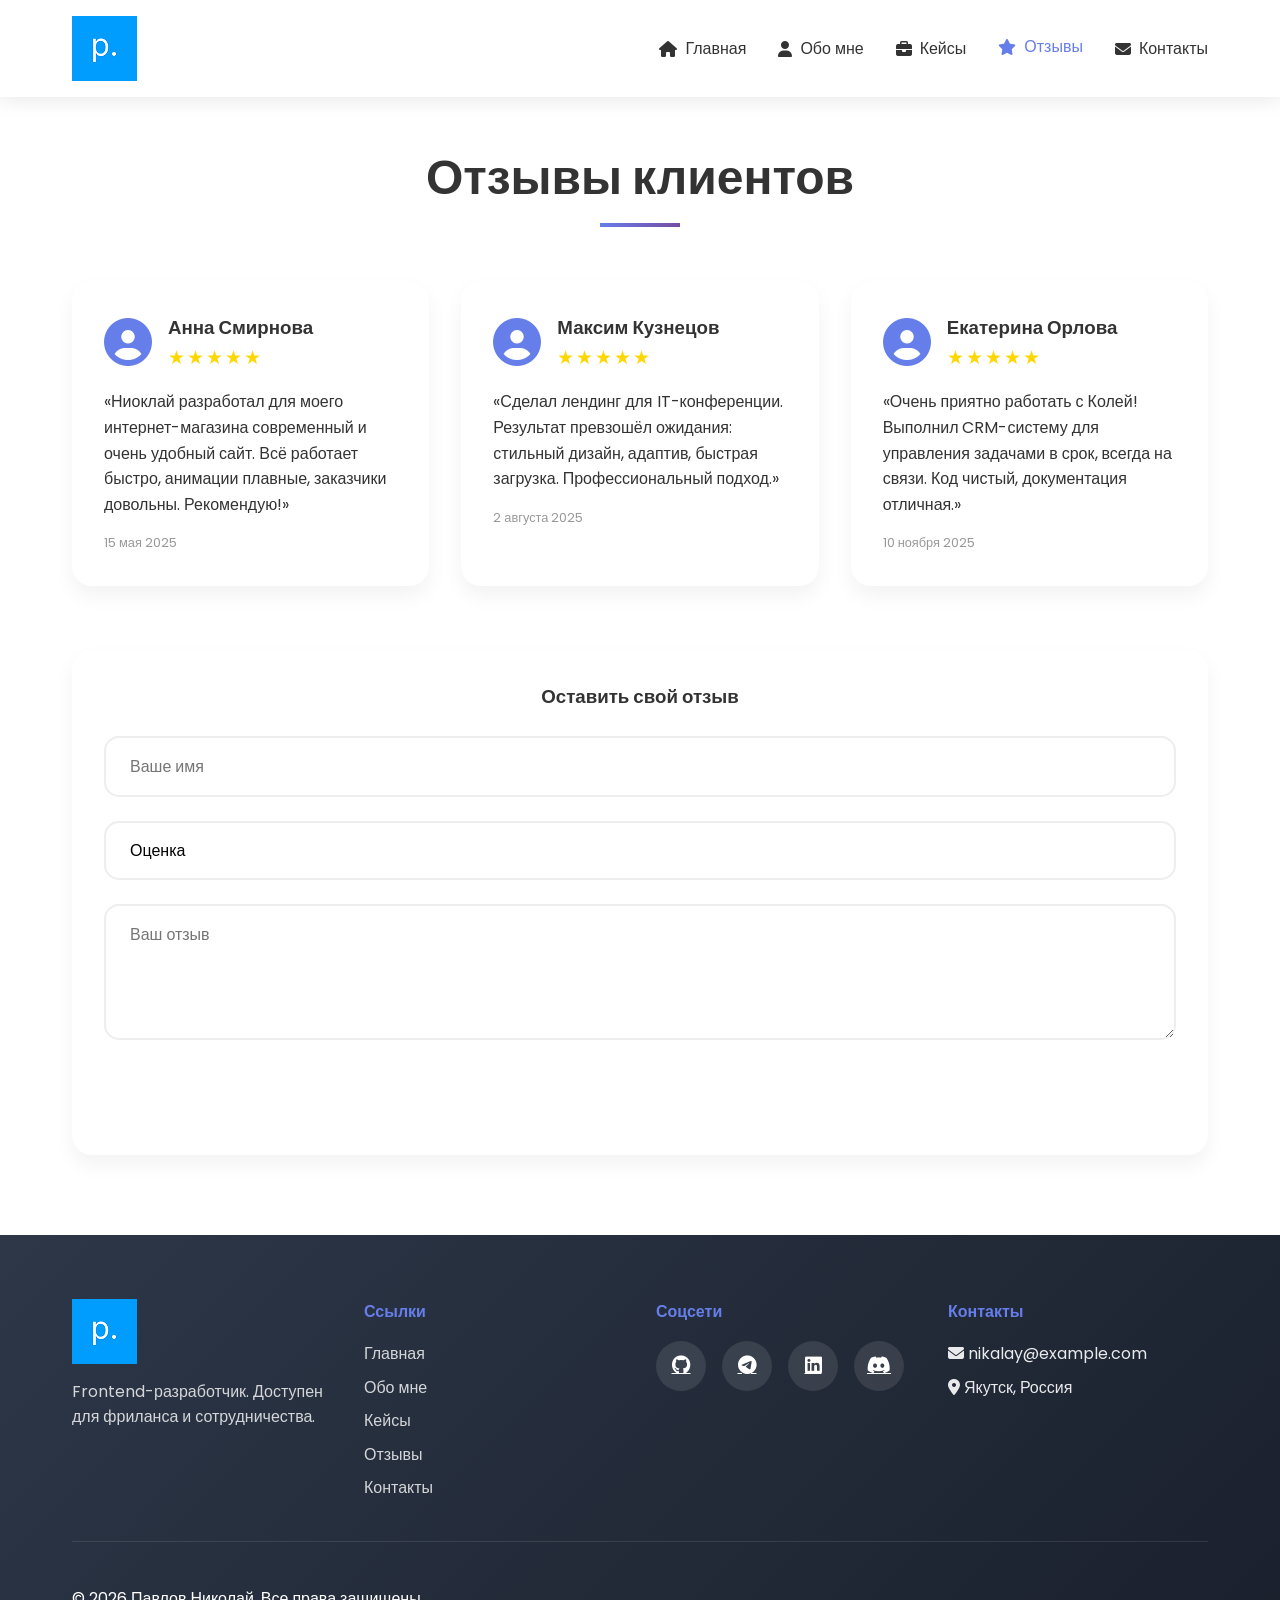
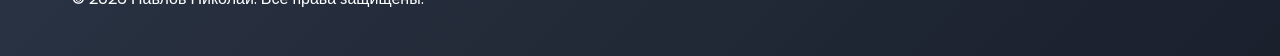
<file: reviews.html>
<!DOCTYPE html>
<html lang="ru">
<head>
    <meta charset="UTF-8">
    <meta name="viewport" content="width=device-width, initial-scale=1.0">
    <title>Отзывы | Павлов Николай — Веб-разработчик</title>
    <link rel="stylesheet" href="https://fonts.googleapis.com/css2?family=Poppins:wght@300;400;600;700&display=swap">
    <link rel="stylesheet" href="https://cdnjs.cloudflare.com/ajax/libs/font-awesome/6.4.0/css/all.min.css">
    <link rel="stylesheet" href="style.css">
</head>
<body>
    <div id="loader"><div class="spinner"></div></div>

    <header>
        <nav>
            <a href="index.html" class="logo">
    <img src="Logo.png" alt="Логотип">
           </a>
            <ul>
                <li><a href="index.html"><i class="fas fa-home"></i> Главная</a></li>
                <li><a href="about.html"><i class="fas fa-user"></i> Обо мне</a></li>
                <li><a href="cases.html"><i class="fas fa-briefcase"></i> Кейсы</a></li>
                <li><a href="reviews.html" class="active"><i class="fas fa-star"></i> Отзывы</a></li>
                <li><a href="contact.html"><i class="fas fa-envelope"></i> Контакты</a></li>
            </ul>
            <div class="hamburger"><span></span><span></span><span></span></div>
        </nav>
    </header>

    <main>
        <section id="reviews-page" class="page-section">
            <div class="container">
                <h1 class="section-title">Отзывы клиентов</h1>
                <div class="reviews-grid">
                    <div class="review-card">
                        <div class="review-header">
                            <div class="reviewer-avatar"><i class="fas fa-user-circle fa-3x"></i></div>
                            <div>
                                <h3>Анна Смирнова</h3>
                                <div class="rating">★★★★★</div>
                            </div>
                        </div>
                        <p>«Ниоклай разработал для моего интернет-магазина современный и очень удобный сайт. Всё работает быстро, анимации плавные, заказчики довольны. Рекомендую!»</p>
                        <span class="review-date">15 мая 2025</span>
                    </div>
                    <div class="review-card">
                        <div class="review-header">
                            <div class="reviewer-avatar"><i class="fas fa-user-circle fa-3x"></i></div>
                            <div>
                                <h3>Максим Кузнецов</h3>
                                <div class="rating">★★★★★</div>
                            </div>
                        </div>
                        <p>«Сделал лендинг для IT-конференции. Результат превзошёл ожидания: стильный дизайн, адаптив, быстрая загрузка. Профессиональный подход.»</p>
                        <span class="review-date">2 августа 2025</span>
                    </div>
                    <div class="review-card">
                        <div class="review-header">
                            <div class="reviewer-avatar"><i class="fas fa-user-circle fa-3x"></i></div>
                            <div>
                                <h3>Екатерина Орлова</h3>
                                <div class="rating">★★★★★</div>
                            </div>
                        </div>
                        <p>«Очень приятно работать с Колей! Выполнил CRM-систему для управления задачами в срок, всегда на связи. Код чистый, документация отличная.»</p>
                        <span class="review-date">10 ноября 2025</span>
                    </div>
                </div>
                <div class="add-review">
                    <h3>Оставить свой отзыв</h3>
                    <form id="reviewForm">
                        <div class="form-group">
                            <input type="text" placeholder="Ваше имя" required>
                        </div>
                        <div class="form-group">
                            <select required>
                                <option value="">Оценка</option>
                                <option>5 ★★★★★</option>
                                <option>4 ★★★★☆</option>
                                <option>3 ★★★☆☆</option>
                            </select>
                        </div>
                        <div class="form-group full">
                            <textarea placeholder="Ваш отзыв" rows="4" required></textarea>
                        </div>
                        <button type="submit" class="btn btn-primary">Отправить отзыв</button>
                    </form>
                </div>
            </div>
        </section>
    </main>

    <footer id="footer">
        <div class="container">
            <div class="footer-content">
                <div class="footer-brand">
                     <a href="index.html" class="logo">
    <img src="Logo.png" alt="Логотип">
           </a>
                    <p>Frontend-разработчик. Доступен для фриланса и сотрудничества.</p>
                </div>
                <div class="footer-links">
                    <h4>Ссылки</h4>
                    <ul>
                        <li><a href="index.html">Главная</a></li>
                        <li><a href="about.html">Обо мне</a></li>
                        <li><a href="cases.html">Кейсы</a></li>
                        <li><a href="reviews.html">Отзывы</a></li>
                        <li><a href="contact.html">Контакты</a></li>
                    </ul>
                </div>
                <div class="footer-social">
                    <h4>Соцсети</h4>
                    <div class="social-links">
                        <a href="#"><i class="fab fa-github"></i></a>
                        <a href="#"><i class="fab fa-telegram"></i></a>
                        <a href="#"><i class="fab fa-linkedin"></i></a>
                        <a href="#"><i class="fab fa-discord"></i></a>
                    </div>
                </div>
                <div class="footer-contact">
                    <h4>Контакты</h4>
                    <p><i class="fas fa-envelope"></i> nikalay@example.com</p>
                    <p><i class="fas fa-map-marker-alt"></i> Якутск, Россия</p>
                </div>
            </div>
            <div class="footer-bottom">
                <p>&copy; 2026 Павлов Николай. Все права защищены.</p>
                <button id="backToTop" class="btn-backtotop"><i class="fas fa-arrow-up"></i></button>
            </div>
        </div>
    </footer>

    <script src="script.js"></script>
</body>
</html>
</file>
<file: style.css>
* { margin: 0; padding: 0; box-sizing: border-box; }
body { 
    font-family: 'Poppins', sans-serif; 
    line-height: 1.6; 
    color: #333; 
    overflow-x: hidden;
}
.container { max-width: 1200px; margin: 0 auto; padding: 0 2rem; }

/* Loader */
#loader { 
    position: fixed; top: 0; left: 0; width: 100%; height: 100%; 
    background: linear-gradient(135deg, #667eea 0%, #764ba2 100%); 
    display: flex; align-items: center; justify-content: center; z-index: 99999; 
    transition: opacity 0.3s ease;
}
.spinner { width: 50px; height: 50px; border: 3px solid rgba(255,255,255,0.3); border-top: 3px solid white; border-radius: 50%; animation: spin 1s linear infinite; }
@keyframes spin { 0% { transform: rotate(0deg); } 100% { transform: rotate(360deg); } }

/* Header */
header { Ф
    background: rgba(255,255,255,0.95); backdrop-filter: blur(10px); 
    padding: 1rem 0; position: fixed; width: 100%; top: 0; z-index: 1000; 
    box-shadow: 0 2px 20px rgba(0,0,0,0.1);
}
nav { display: flex; justify-content: space-between; align-items: center; max-width: 1200px; margin: 0 auto; padding: 0 2rem; }
.logo { font-size: 1.5rem; font-weight: 700; background: linear-gradient(135deg, #667eea, #764ba2); -webkit-background-clip: text; -webkit-text-fill-color: transparent; }
nav ul { display: flex; list-style: none; }
nav ul li { margin-left: 2rem; }
nav a { color: #333; text-decoration: none; font-weight: 500; transition: all 0.3s; display: flex; align-items: center; gap: 0.5rem; }
nav a:hover, nav a.active { color: #667eea; transform: translateY(-2px); }
.hamburger { display: none; flex-direction: column; cursor: pointer; }
.hamburger span { width: 25px; height: 3px; background: #333; margin: 3px 0; transition: 0.3s; }

/* Hero (только для главной) */
#hero { 
    height: 100vh; 
    background: linear-gradient(135deg, #667eea 0%, #764ba2 100%); 
    display: flex; align-items: center; justify-content: center; 
    text-align: center; color: white; position: relative; overflow: hidden;
}
.particles { position: absolute; top: 0; left: 0; width: 100%; height: 100%; background-image: radial-gradient(circle at 20% 80%, rgba(120,119,198,0.3) 
    0%, transparent 50%), radial-gradient(circle at 80% 20%, rgba(120,119,198,0.3) 0%, transparent 50%), radial-gradient(circle at 40% 40%,
     rgba(120,119,198,0.2) 0%, transparent 50%); animation: float 20s ease-in-out infinite; }
@keyframes float { 0%, 100% { transform: translateY(0); } 50% { transform: translateY(-20px); } }
.hero-content h1 { font-size: 4rem; font-weight: 700; margin-bottom: 1rem; }
.typing { display: inline-block; }
.gradient-text { background: linear-gradient(135deg, #fff, rgba(255,255,255,0.8)); -webkit-background-clip: text; -webkit-text-fill-color: transparent; }
.subtitle { font-size: 1.3rem; margin-bottom: 3rem; opacity: 0.9; }
.hero-buttons { display: flex; gap: 1rem; justify-content: center; flex-wrap: wrap; }
.btn { padding: 1rem 2rem; text-decoration: none; border-radius: 50px; font-weight: 600; transition: all 0.3s; position: relative; overflow: hidden; border: 
    none; cursor: pointer; font-family: inherit; display: inline-flex; align-items: center; gap: 0.5rem; }
.btn-primary { background: rgba(255,255,255,0.2); backdrop-filter: blur(10px); color: white; }
.btn-primary:hover { background: rgba(255,255,255,0.3); transform: translateY(-5px) scale(1.05); box-shadow: 0 20px 40px rgba(0,0,0,0.3); }
.btn-secondary { background: transparent; color: white; border: 2px solid rgba(255,255,255,0.5); }
.btn-secondary:hover { background: white; color: #667eea; }
.btn-large { width: 100%; padding: 1rem; font-size: 1.2rem; }

/* Sections */
.page-section { padding: 140px 0 80px; }
.section-title { font-size: 3rem; text-align: center; margin-bottom: 4rem; position: relative; }
.section-title::after { content: ''; position: absolute; bottom: -10px; left: 50%; transform: translateX(-50%); width: 80px; height: 4px; background: linear-gradient(135deg, #667eea, #764ba2); }

/* About page */
.about-content { display: grid; grid-template-columns: 1fr 1fr; gap: 4rem; align-items: center; }
.about-text p { font-size: 1.2rem; margin-bottom: 1rem; }
.about-text h3 { margin: 1.5rem 0 0.5rem; color: #667eea; }
.about-text ul { margin-left: 1.5rem; margin-bottom: 1rem; }
.qualities { display: flex; flex-wrap: wrap; gap: 0.8rem; margin: 1rem 0 2rem; }
.qualities span { background: #f0f0f0; padding: 0.5rem 1rem; border-radius: 50px; font-size: 0.9rem; }
.image-placeholder { width: 300px; height: 300px; background: linear-gradient(135deg, #f0f0f0, #e0e0e0); border-radius: 50%; display: 
    flex; align-items: center; justify-content: center; margin: 0 auto; }

/* Cases grid */
.cases-grid { display: flex; flex-direction: column; gap: 4rem; }
.case-card { display: grid; grid-template-columns: 1fr 1fr; gap: 2rem; background: white; border-radius: 20px; overflow: hidden; box-shadow: 0 20px 40px rgba(0,0,0,0.1); transition: all 0.4s; }
.case-card:hover { transform: translateY(-8px); box-shadow: 0 30px 60px rgba(0,0,0,0.15); }
.case-image img { width: 100%; height: 100%; object-fit: cover; }
.case-info { padding: 2rem; }
.case-info h2 { margin-bottom: 1rem; color: #333; }
.tech-stack { display: flex; flex-wrap: wrap; gap: 0.5rem; margin: 1rem 0; }
.tech-stack span { background: linear-gradient(135deg, #667eea20, #764ba220); padding: 0.3rem 1rem; border-radius: 30px; font-size: 0.8rem; font-weight: 600; color: #667eea; }
.case-links { display: flex; gap: 1rem; margin-top: 1.5rem; }
.case-links .btn-primary { background: linear-gradient(135deg, #667eea, #764ba2); color: white; padding: 0.7rem 1.5rem; }
.case-links .btn-secondary { background: transparent; border: 2px solid #667eea; color: #667eea; padding: 0.7rem 1.5rem; }

/* Contact page */
.contact-wrapper { display: grid; grid-template-columns: 1fr 1fr; gap: 3rem; margin-bottom: 3rem; }
.contact-info { display: grid; grid-template-columns: repeat(2, 1fr); gap: 1.5rem; }
.info-card { background: white; padding: 1.5rem; border-radius: 20px; text-align: center; box-shadow: 0 10px 20px rgba(0,0,0,0.05); transition: 0.3s; }
.info-card i { font-size: 2rem; color: #667eea; margin-bottom: 0.5rem; }
.info-card h3 { font-size: 1.2rem; margin-bottom: 0.5rem; }
.info-card p { color: #666; }
.contact-form { background: white; padding: 2rem; border-radius: 20px; box-shadow: 0 10px 30px rgba(0,0,0,0.1); }
.form-group { position: relative; margin-bottom: 1.5rem; }
.form-group i { position: absolute; right: 1rem; top: 50%; transform: translateY(-50%); color: #999; }
.form-group.full i { top: 1rem; transform: none; }
input, textarea, select { width: 100%; padding: 1rem 1rem 1rem 1.5rem; border: 2px solid #eee; border-radius: 15px; font-size: 1rem; transition: border 0.3s; background: rgba(255,255,255,0.8); font-family: inherit; }
select { appearance: none; }
input:focus, textarea:focus, select:focus { outline: none; border-color: #667eea; }
.map-container { margin-top: 2rem; border-radius: 20px; overflow: hidden; }

/* Reviews page */
.reviews-grid { display: grid; grid-template-columns: repeat(auto-fill, minmax(350px, 1fr)); gap: 2rem; margin-bottom: 4rem; }
.review-card { background: white; border-radius: 20px; padding: 2rem; box-shadow: 0 10px 20px rgba(0,0,0,0.05); transition: 0.3s; }
.review-card:hover { transform: translateY(-5px); box-shadow: 0 20px 30px rgba(0,0,0,0.1); }
.review-header { display: flex; align-items: center; gap: 1rem; margin-bottom: 1rem; }
.reviewer-avatar i { color: #667eea; }
.rating { color: gold; font-size: 1.2rem; letter-spacing: 2px; }
.review-date { display: block; margin-top: 1rem; font-size: 0.8rem; color: #999; }
.add-review { background: white; border-radius: 20px; padding: 2rem; box-shadow: 0 10px 20px rgba(0,0,0,0.05); }
.add-review h3 { margin-bottom: 1.5rem; text-align: center; }

/* Footer (без изменений, скопирован из вашего исходника) */
#footer { background: linear-gradient(135deg, #2d3748 0%, #1a202c 100%); color: white; padding: 4rem 0 2rem; }
.footer-content { display: grid; grid-template-columns: repeat(auto-fit, minmax(250px, 1fr)); gap: 2rem; margin-bottom: 2rem; }
.footer-brand .logo { font-size: 2rem; margin-bottom: 1rem; }
.footer-brand p { opacity: 0.8; line-height: 1.6; }
.footer-links h4, .footer-social h4, .footer-contact h4 { margin-bottom: 1rem; color: #667eea; }
.footer-links ul { list-style: none; }
.footer-links a { color: rgba(255,255,255,0.8); text-decoration: none; transition: color 0.3s; display: block; margin-bottom: 0.5rem; }
.footer-links a:hover { color: #667eea; }
.social-links { display: flex; gap: 1rem; }
.social-links a { width: 50px; height: 50px; background: rgba(255,255,255,0.1); border-radius: 50%; display: flex; align-items: center; justify-content: center; color: white; font-size: 1.2rem; transition: all 0.3s; }
.social-links a:hover { background: #667eea; transform: translateY(-5px); }
.footer-contact p { margin-bottom: 0.5rem; opacity: 0.9; }
.footer-bottom { border-top: 1px solid rgba(255,255,255,0.1); padding-top: 2rem; display: flex; justify-content: space-between; align-items: center; flex-wrap: wrap; gap: 1rem; }
.btn-backtotop { width: 50px; height: 50px; border: none; border-radius: 50%; background: linear-gradient(135deg, #667eea, #764ba2); color: white; cursor: pointer; transition: all 0.3s; opacity: 0; visibility: hidden; display: flex; align-items: center; justify-content: center; }
.btn-backtotop.show { opacity: 1; visibility: visible; }
.btn-backtotop:hover { transform: translateY(-3px) scale(1.1); }

/* Responsive */
@media (max-width: 1024px) {
    .case-card { grid-template-columns: 1fr; }
    .contact-wrapper { grid-template-columns: 1fr; }
}
@media (max-width: 768px) { 
    .hamburger { display: flex; }
    nav ul { position: fixed; top: 80px; left: -100%; width: 100%; height: calc(100vh - 80px); background: white; flex-direction: column; justify-content: start; align-items: center; padding-top: 2rem; transition: left 0.3s; z-index: 999; }
    nav ul.active { left: 0; }
    .hero-content h1 { font-size: 2.5rem; }
    .about-content { grid-template-columns: 1fr; text-align: center; }
    .stats { justify-content: center; }
    .cases-grid { gap: 2rem; }
    .case-info { padding: 1.5rem; }
    .contact-info { grid-template-columns: 1fr; }
    .reviews-grid { grid-template-columns: 1fr; }
    .footer-content { grid-template-columns: 1fr; text-align: center; }
}
/* ===== Улучшенные навыки ===== */
.section-subtitle {
    text-align: center;
    color: #666;
    margin-bottom: 3rem;
    font-size: 1.2rem;
    position: relative;
    top: -20px;
}
.skills-grid {
    display: grid;
    grid-template-columns: repeat(auto-fit, minmax(280px, 1fr));
    gap: 2rem;
}
.skill-card {
    background: rgba(255,255,255,0.95);
    backdrop-filter: blur(5px);
    border-radius: 24px;
    padding: 2rem 1.5rem;
    text-align: center;
    transition: all 0.4s cubic-bezier(0.2, 0.9, 0.4, 1.1);
    box-shadow: 0 15px 35px rgba(0,0,0,0.05);
    border: 1px solid rgba(102,126,234,0.1);
    position: relative;
    overflow: hidden;
}
.skill-card::before {
    content: '';
    position: absolute;
    top: 0;
    left: 0;
    width: 100%;
    height: 5px;
    background: linear-gradient(90deg, #667eea, #764ba2);
    transform: scaleX(0);
    transform-origin: left;
    transition: transform 0.4s;
}
.skill-card:hover::before {
    transform: scaleX(1);
}
.skill-card:hover {
    transform: translateY(-10px);
    box-shadow: 0 25px 45px rgba(102,126,234,0.15);
    border-color: rgba(102,126,234,0.3);
}
.skill-icon i {
    font-size: 4rem;
    background: linear-gradient(135deg, #667eea, #764ba2);
    -webkit-background-clip: text;
    background-clip: text;
    color: transparent;
    margin-bottom: 1rem;
}
.skill-card h3 {
    font-size: 1.5rem;
    margin: 0.5rem 0;
}
.skill-card p {
    font-size: 0.9rem;
    color: #666;
    margin-bottom: 1.5rem;
}
.skill-bar {
    background: #e0e0e0;
    height: 8px;
    border-radius: 10px;
    overflow: hidden;
    margin: 0.5rem 0 0.3rem;
}
.skill-progress {
    height: 100%;
    background: linear-gradient(90deg, #667eea, #764ba2);
    border-radius: 10px;
    width: 0%;
    transition: width 1.5s ease-out;
}
.skill-percent {
    font-size: 0.8rem;
    font-weight: 600;
    color: #667eea;
    float: right;
}

/* ===== Улучшенные проекты (6 карточек) ===== */
.projects-grid {
    display: grid;
    grid-template-columns: repeat(auto-fill, minmax(350px, 1fr));
    gap: 2rem;
    margin: 2rem 0;
}
.project-card {
    background: white;
    border-radius: 24px;
    overflow: hidden;
    box-shadow: 0 20px 35px rgba(0,0,0,0.05);
    transition: all 0.4s;
    border: 1px solid rgba(0,0,0,0.03);
}
.project-card:hover {
    transform: translateY(-12px);
    box-shadow: 0 30px 60px rgba(102,126,234,0.2);
}
.project-image {
    position: relative;
    height: 220px;
    overflow: hidden;
}
.project-image img {
    width: 100%;
    height: 100%;
    object-fit: cover;
    transition: transform 0.5s;
}
.project-card:hover .project-image img {
    transform: scale(1.05);
}
.project-overlay {
    position: absolute;
    top: 0;
    left: 0;
    width: 100%;
    height: 100%;
    background: rgba(102,126,234,0.8);
    display: flex;
    align-items: center;
    justify-content: center;
    opacity: 0;
    transition: opacity 0.3s;
}
.project-card:hover .project-overlay {
    opacity: 1;
}
.project-overlay .project-links {
    display: flex;
    gap: 1rem;
}
.project-overlay .link {
    width: 50px;
    height: 50px;
    background: white;
    color: #667eea;
    border-radius: 50%;
    display: flex;
    align-items: center;
    justify-content: center;
    font-size: 1.5rem;
    transition: transform 0.3s;
}
.project-overlay .link:hover {
    transform: scale(1.1);
    background: #667eea;
    color: white;
}
.project-info {
    padding: 1.5rem;
}
.project-info h3 {
    font-size: 1.3rem;
    margin-bottom: 0.5rem;
}
.project-info p {
    color: #666;
    margin-bottom: 1rem;
    line-height: 1.5;
}
.project-tech {
    display: flex;
    flex-wrap: wrap;
    gap: 0.6rem;
}
.project-tech span {
    background: #f0f0f0;
    padding: 0.2rem 0.8rem;
    border-radius: 30px;
    font-size: 0.7rem;
    font-weight: 600;
    color: #667eea;
}
.projects-cta {
    text-align: center;
    margin-top: 3rem;
}

/* Адаптивность для планшетов */
@media (max-width: 768px) {
    .skills-grid {
        grid-template-columns: 1fr;
    }
    .projects-grid {
        grid-template-columns: 1fr;
    }
    .project-image {
        height: 180px;
    }
}

/* Анимация для главного экрана (hero) */
@keyframes fadeInUp {
    from {
        opacity: 0;
        transform: translateY(40px);
    }
    to {
        opacity: 1;
        transform: translateY(0);
    }
}

@keyframes fadeIn {
    from {
        opacity: 0;
    }
    to {
        opacity: 1;
    }
}

.hero-content h1 {
    animation: fadeInUp 1s ease forwards;
}

.hero-content .subtitle {
    animation: fadeInUp 1s ease 0.3s forwards;
    opacity: 0; /* скрыто до анимации */
}

.hero-buttons {
    animation: fadeInUp 1s ease 0.6s forwards;
    opacity: 0;
}

.scroll-indicator {
    animation: fadeIn 1.5s ease 1s forwards;
    opacity: 0;
    position: absolute;
    bottom: 30px;
    left: 50%;
    transform: translateX(-50%);
    font-size: 1.5rem;
    color: white;
    cursor: pointer;
}
</file>
